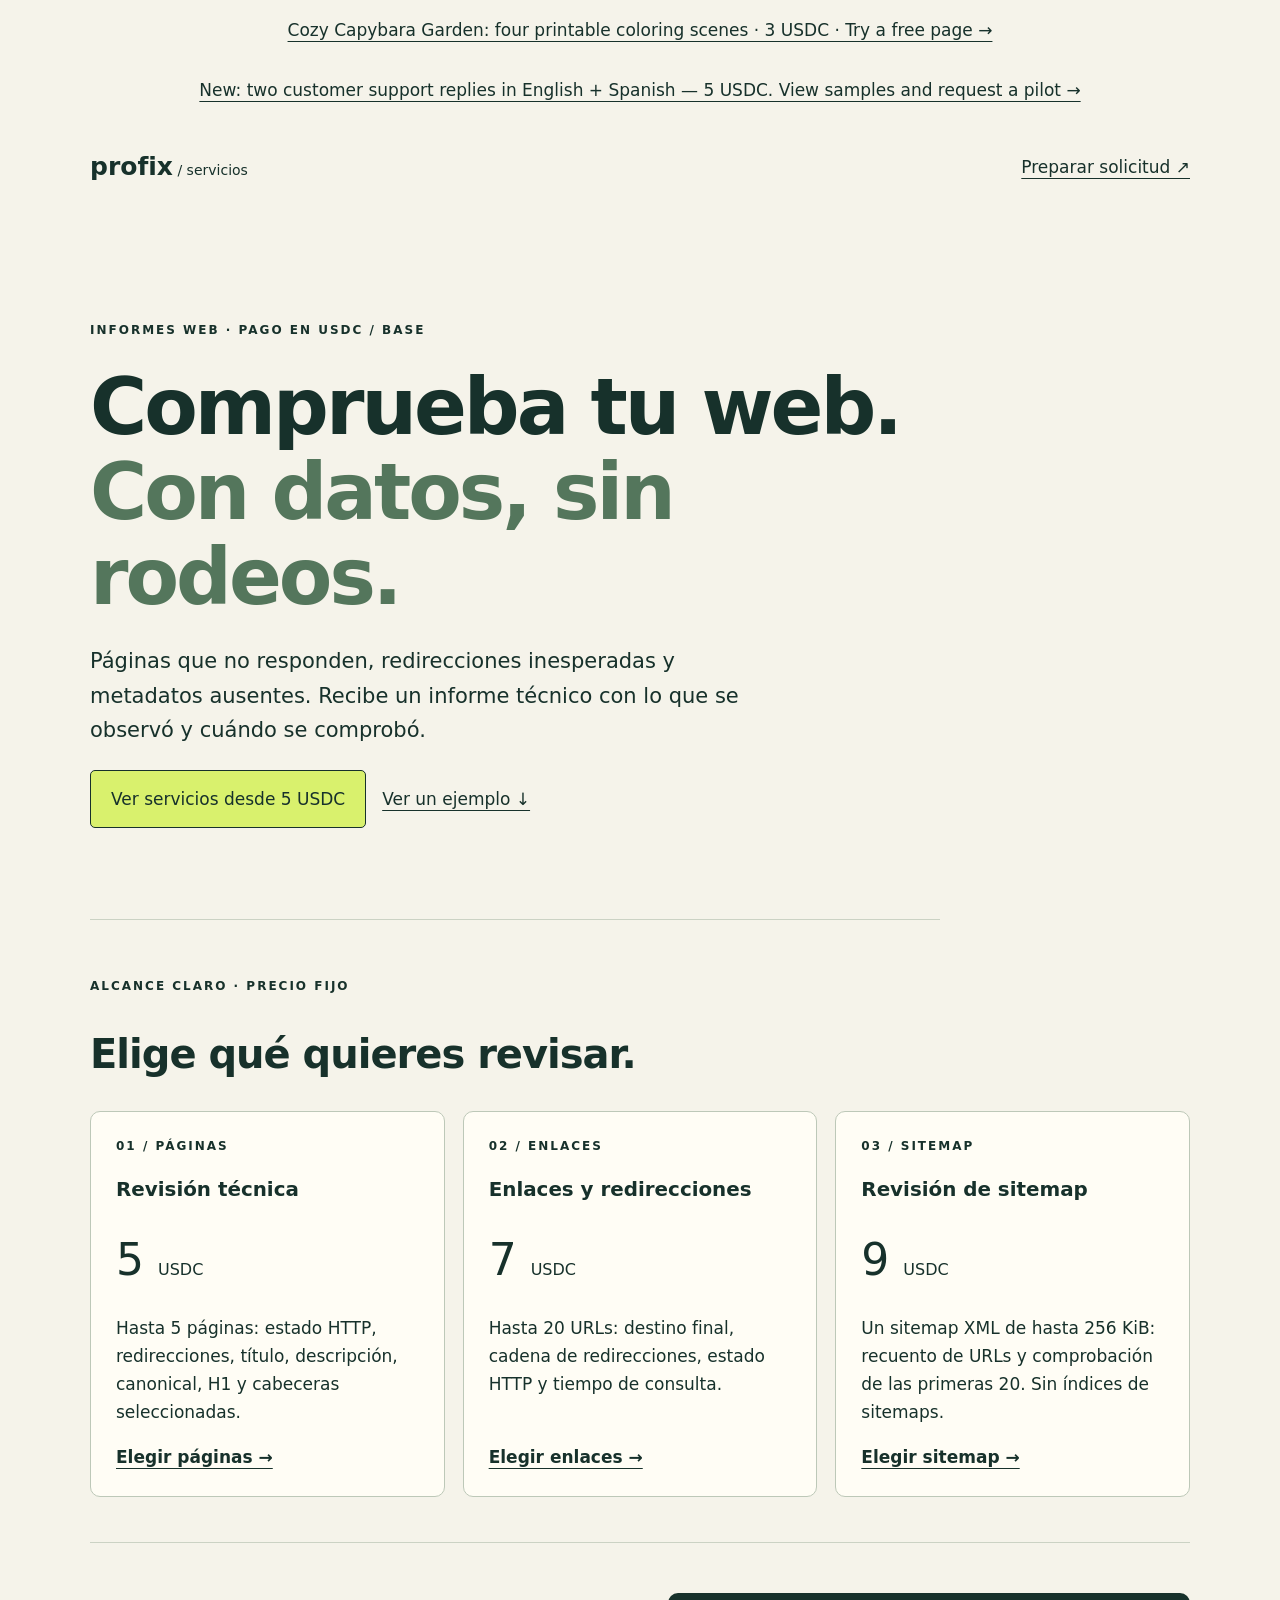
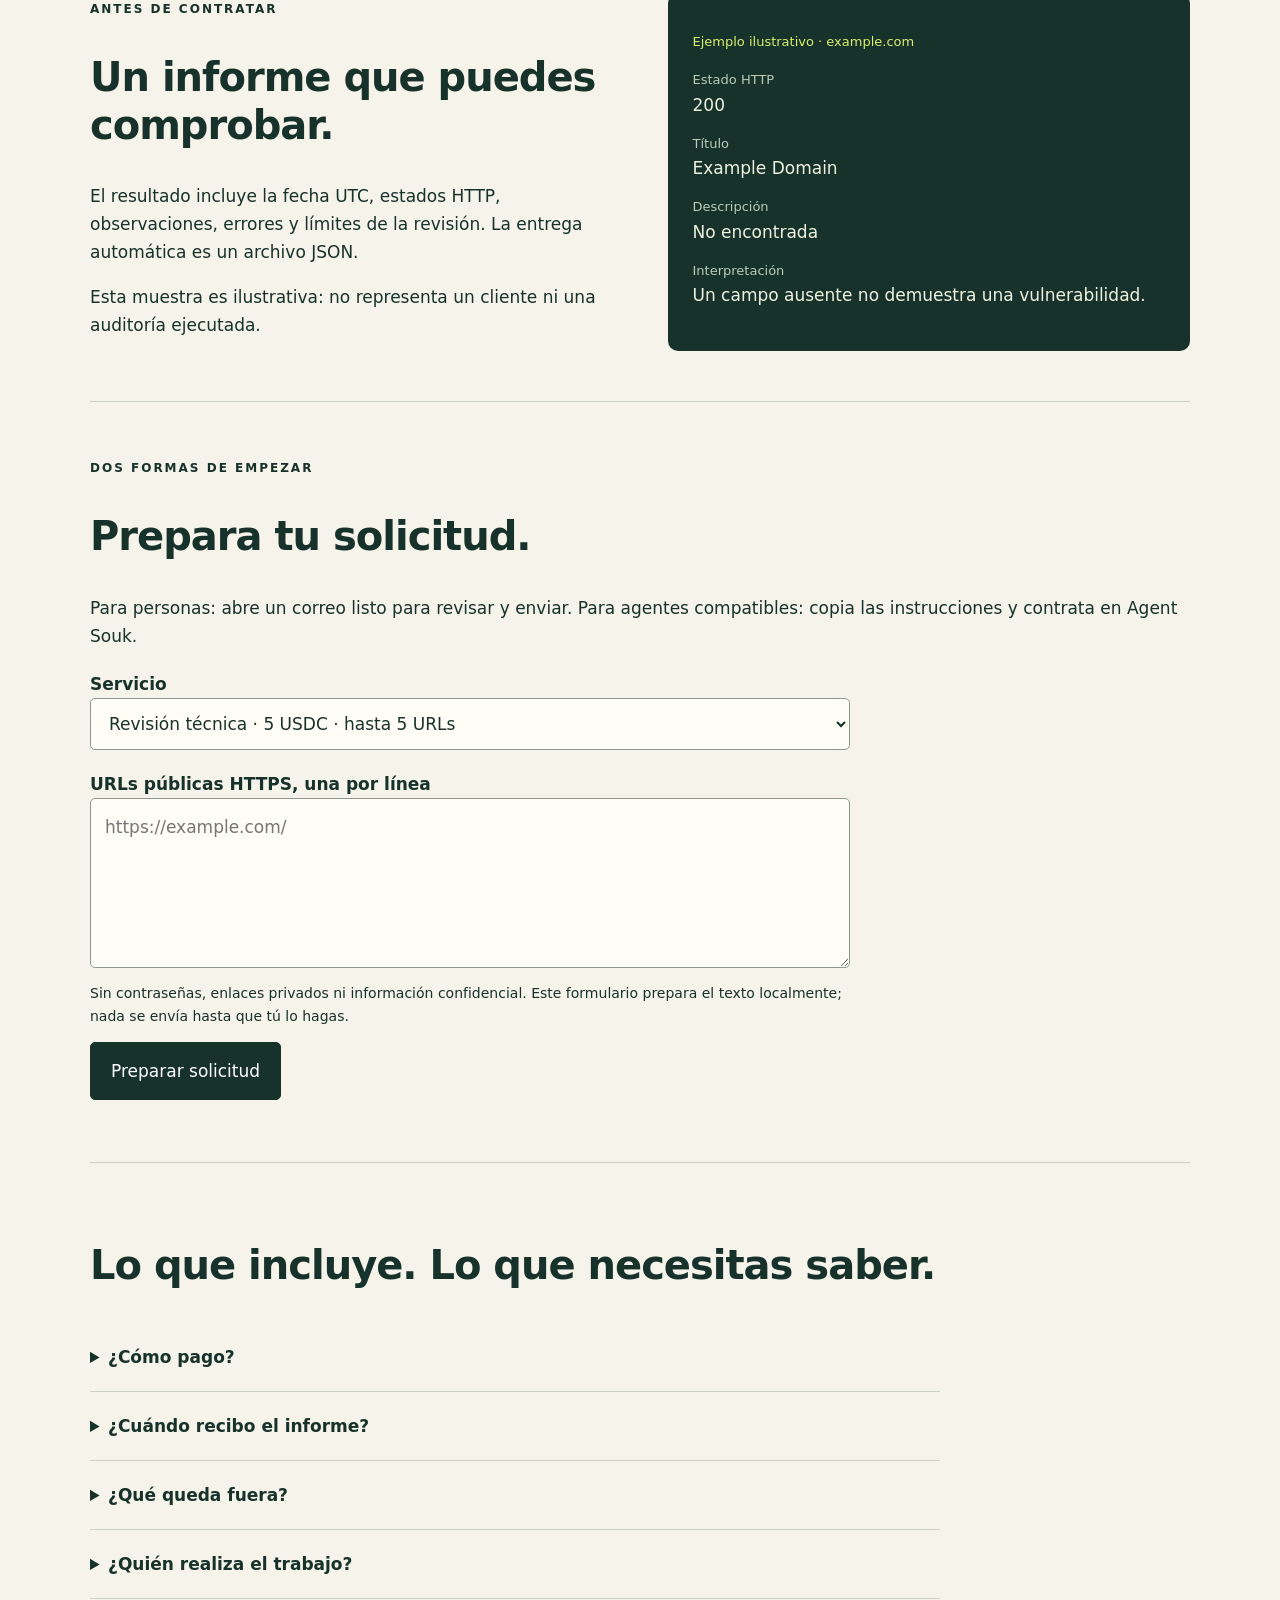
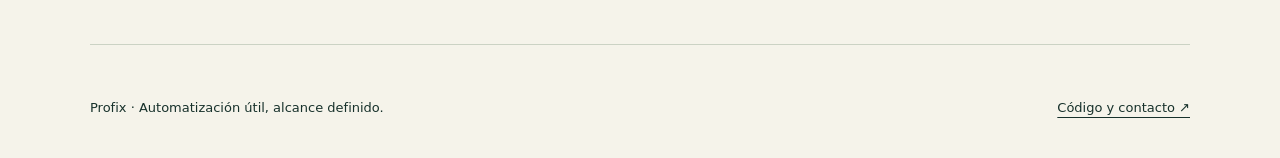
<file: docs/index.html>
<!doctype html>
<html lang="es"><head><meta charset="utf-8"><meta name="viewport" content="width=device-width,initial-scale=1"><title>Profix · Revisión web desde 5 USDC</title><meta name="description" content="Revisión de páginas, enlaces y sitemaps públicos. Precios fijos de 5, 7 y 9 USDC en Base. Informes técnicos con resultados observados."><link rel="stylesheet" href="style.css"><script src="app.js" defer></script></head>
<body><aside lang="en" style="padding:16px 30px;text-align:center"><a href="coloring.html">Cozy Capybara Garden: four printable coloring scenes · 3 USDC · Try a free page →</a></aside><aside lang="en" style="padding:16px 30px;text-align:center"><a href="support.html">New: two customer support replies in English + Spanish — 5 USDC. View samples and request a pilot →</a></aside><header><a class="brand" href="#">profix<span> / servicios</span></a><a href="#pedido">Preparar solicitud ↗</a></header><main>
<section class="hero"><p class="eyebrow">INFORMES WEB · PAGO EN USDC / BASE</p><h1>Comprueba tu web.<br><em>Con datos, sin rodeos.</em></h1><p class="lead">Páginas que no responden, redirecciones inesperadas y metadatos ausentes. Recibe un informe técnico con lo que se observó y cuándo se comprobó.</p><a class="button" href="#servicios">Ver servicios desde 5 USDC</a><a class="secondary" href="#ejemplo">Ver un ejemplo ↓</a></section>
<section id="servicios"><p class="eyebrow">ALCANCE CLARO · PRECIO FIJO</p><h2>Elige qué quieres revisar.</h2><div class="cards">
<article><span class="number">01 / PÁGINAS</span><h3>Revisión técnica</h3><p class="price">5 <small>USDC</small></p><p>Hasta 5 páginas: estado HTTP, redirecciones, título, descripción, canonical, H1 y cabeceras seleccionadas.</p><a href="#pedido" data-service="pages">Elegir páginas →</a></article>
<article><span class="number">02 / ENLACES</span><h3>Enlaces y redirecciones</h3><p class="price">7 <small>USDC</small></p><p>Hasta 20 URLs: destino final, cadena de redirecciones, estado HTTP y tiempo de consulta.</p><a href="#pedido" data-service="redirects">Elegir enlaces →</a></article>
<article><span class="number">03 / SITEMAP</span><h3>Revisión de sitemap</h3><p class="price">9 <small>USDC</small></p><p>Un sitemap XML de hasta 256 KiB: recuento de URLs y comprobación de las primeras 20. Sin índices de sitemaps.</p><a href="#pedido" data-service="sitemap">Elegir sitemap →</a></article></div></section>
<section id="ejemplo" class="split"><div><p class="eyebrow">ANTES DE CONTRATAR</p><h2>Un informe que puedes comprobar.</h2><p>El resultado incluye la fecha UTC, estados HTTP, observaciones, errores y límites de la revisión. La entrega automática es un archivo JSON.</p><p>Esta muestra es ilustrativa: no representa un cliente ni una auditoría ejecutada.</p></div><div class="sample"><p>Ejemplo ilustrativo · example.com</p><dl><dt>Estado HTTP</dt><dd>200</dd><dt>Título</dt><dd>Example Domain</dd><dt>Descripción</dt><dd>No encontrada</dd><dt>Interpretación</dt><dd>Un campo ausente no demuestra una vulnerabilidad.</dd></dl></div></section>
<section id="pedido"><p class="eyebrow">DOS FORMAS DE EMPEZAR</p><h2>Prepara tu solicitud.</h2><p>Para personas: abre un correo listo para revisar y enviar. Para agentes compatibles: copia las instrucciones y contrata en Agent Souk.</p>
<form id="request"><label for="service">Servicio</label><select id="service"><option value="pages">Revisión técnica · 5 USDC · hasta 5 URLs</option><option value="redirects">Enlaces y redirecciones · 7 USDC · hasta 20 URLs</option><option value="sitemap">Sitemap XML · 9 USDC · una URL</option></select><label for="urls">URLs públicas HTTPS, una por línea</label><textarea id="urls" rows="5" required maxlength="42000" placeholder="https://example.com/"></textarea><p class="muted">Sin contraseñas, enlaces privados ni información confidencial. Este formulario prepara el texto localmente; nada se envía hasta que tú lo hagas.</p><button class="button" type="submit">Preparar solicitud</button><p id="message" role="status" aria-live="polite"></p></form>
<div id="prepared" hidden><h3>Solicitud preparada</h3><p>El correo necesita confirmación de alcance y cobro antes de empezar. No es un pedido automático ni una obligación de pago.</p><a id="email" class="button">Abrir correo para enviar</a><p>Si no tienes una aplicación de correo, copia el texto y envíalo a <a href="mailto:pruebasprofix@gmail.com">pruebasprofix@gmail.com</a>.</p><textarea id="email-text" rows="6" readonly aria-label="Texto de solicitud por correo"></textarea><h3>¿Usas un agente compatible?</h3><p>Copia estas instrucciones. Tu agente necesita acceso a Agent Souk y una billetera con USDC en Base. Preparar el texto no crea el pedido.</p><textarea id="agent-text" rows="7" readonly aria-label="Instrucciones para tu agente"></textarea><button type="button" id="copy">Copiar instrucciones</button><a id="listing">Ver ficha y precio vigentes ↗</a></div><noscript><p>Envía el servicio y tus URLs públicas a <a href="mailto:pruebasprofix@gmail.com">pruebasprofix@gmail.com</a>. <a href="https://github.com/pruebasprofix-glitch/profix-code-services/blob/main/SERVICIOS.md">Consulta el catálogo y las fichas de contratación automática.</a></p></noscript></section>
<section><h2>Lo que incluye. Lo que necesitas saber.</h2><div class="faq"><details><summary>¿Cómo pago?</summary><p>USDC en la red Base. En pedidos automáticos, Agent Souk muestra una vista previa y gestiona el pago para revelar el informe. Usa el flujo del pedido; no envíes fondos directamente. Para solicitudes por correo, primero confirmamos alcance e instrucciones de cobro. No aceptamos tarjetas en esta página.</p></details><details><summary>¿Cuándo recibo el informe?</summary><p>Los pedidos automáticos se revisan aproximadamente cada 15 minutos; puede haber retrasos de programación. La ventana de aceptación es de 24 horas y el plazo tras aceptar es de 2 horas. Los pedidos nuevos fuera de alcance se rechazan sin cobro. Las solicitudes por correo requieren revisión y no tienen ese plazo automático.</p></details><details><summary>¿Qué queda fuera?</summary><p>Solo HTTPS público en puerto 443. No incluye inicio de sesión, renderizado JavaScript, pruebas de vulnerabilidades, reparación, monitorización continua ni garantía SEO. Es una observación puntual desde un servidor, con un máximo de 5 redirecciones y 256 KiB por página.</p></details><details><summary>¿Quién realiza el trabajo?</summary><p>Profix Code Operator, operado por pruebasprofix-glitch. Herramientas desarrolladas con asistencia de IA. No hay suscripción ni garantía de resultados comerciales.</p></details></div></section>
</main><footer><span>Profix · Automatización útil, alcance definido.</span><a href="https://github.com/pruebasprofix-glitch/profix-code-services">Código y contacto ↗</a></footer></body></html>
</file>
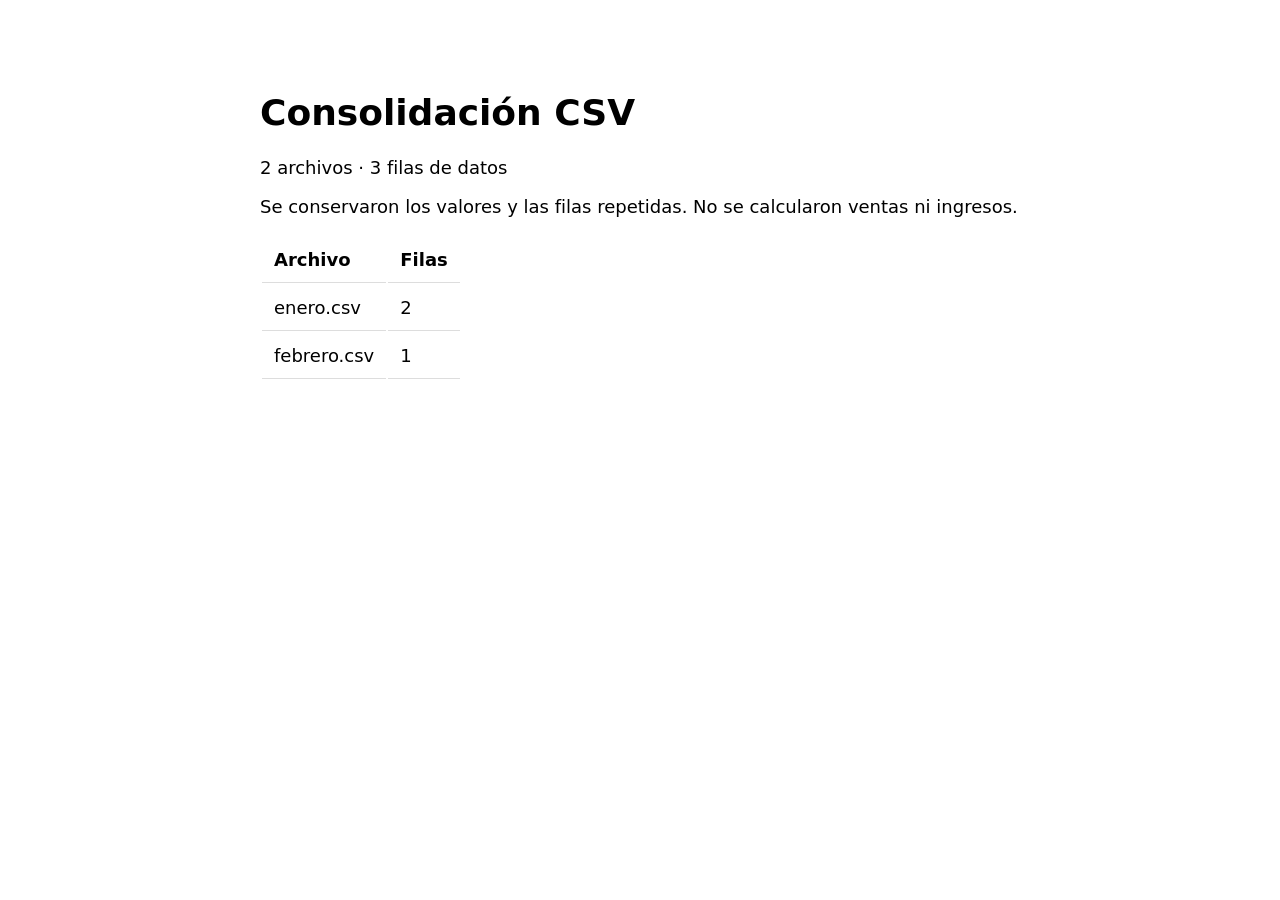
<file: demo/resumen.html>
<!doctype html><html lang="es"><meta charset="utf-8"><title>Consolidación CSV</title><style>body{font:18px system-ui;max-width:760px;margin:48px auto;padding:20px}td,th{padding:12px;text-align:left;border-bottom:1px solid #ddd}</style><h1>Consolidación CSV</h1><p>2 archivos · 3 filas de datos</p><p>Se conservaron los valores y las filas repetidas. No se calcularon ventas ni ingresos.</p><table><tr><th>Archivo</th><th>Filas</th></tr><tr><td>enero.csv</td><td>2</td></tr><tr><td>febrero.csv</td><td>1</td></tr></table></html>
</file>
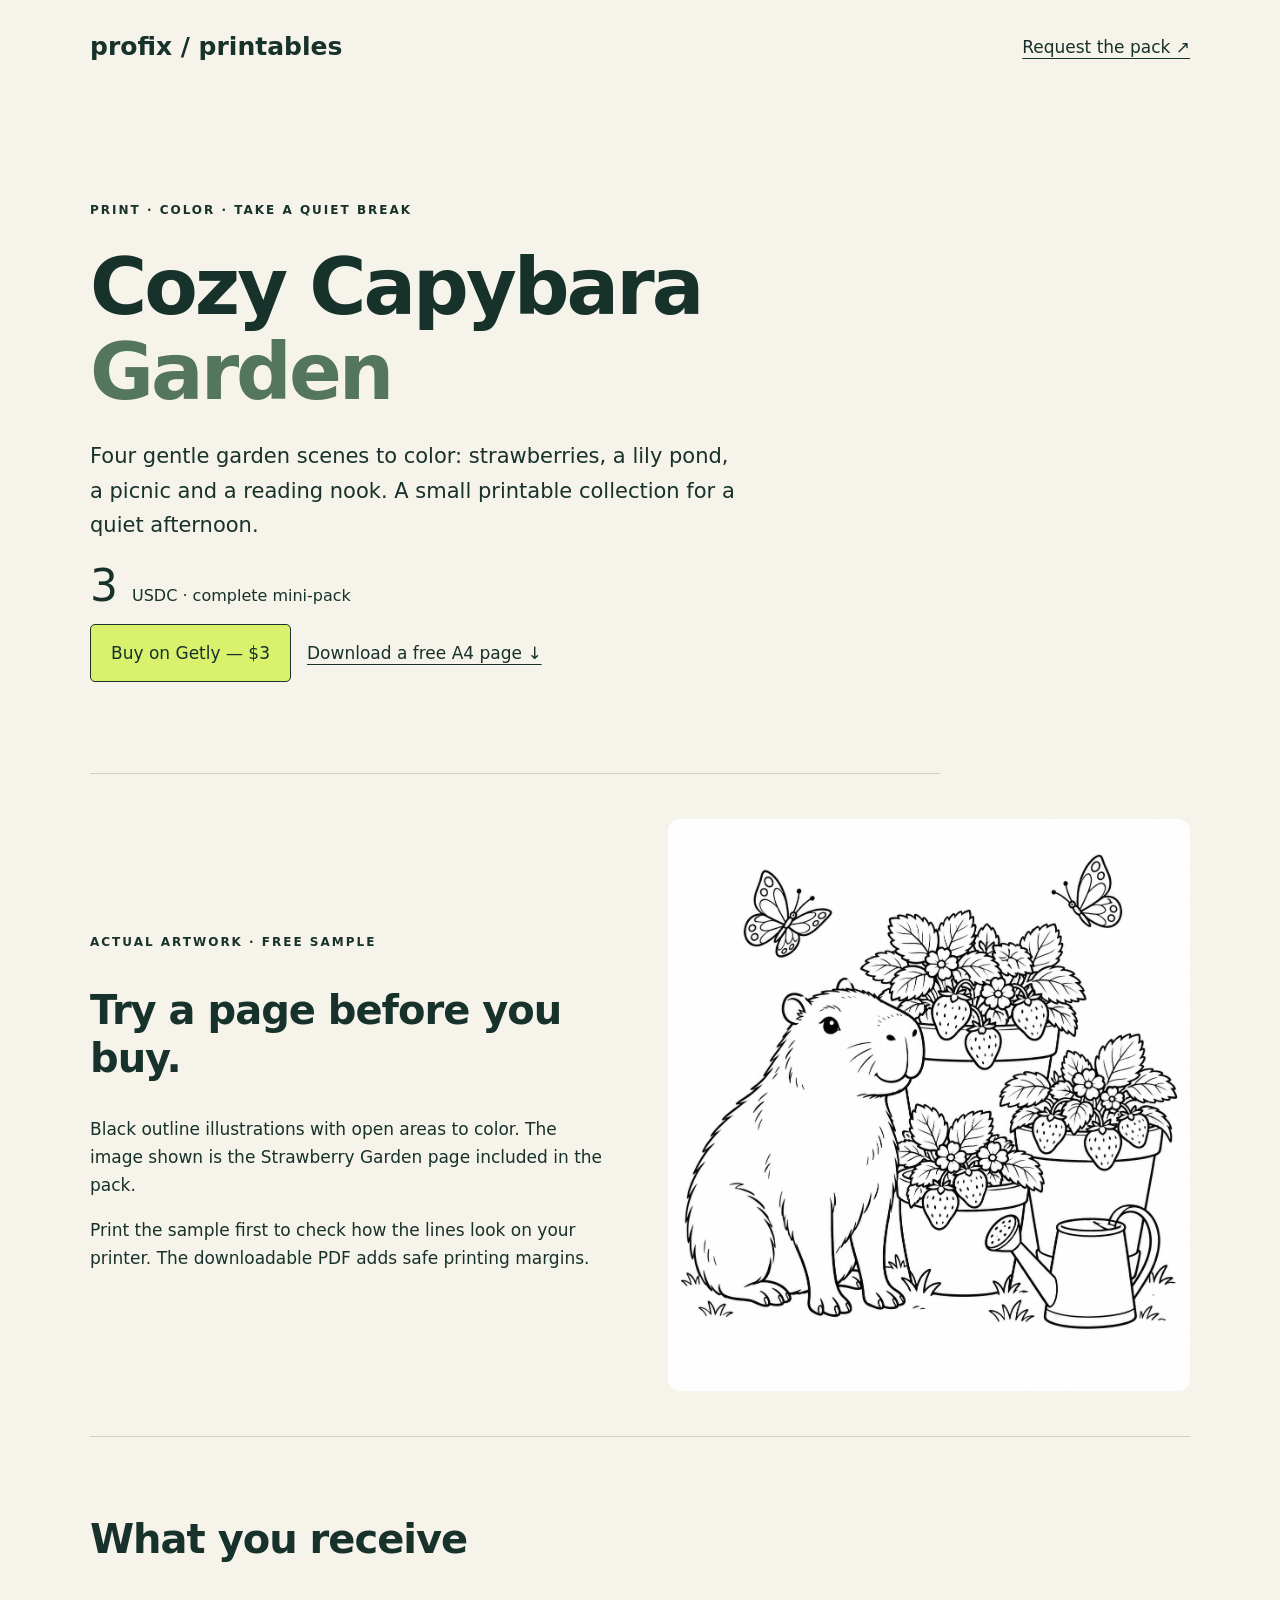
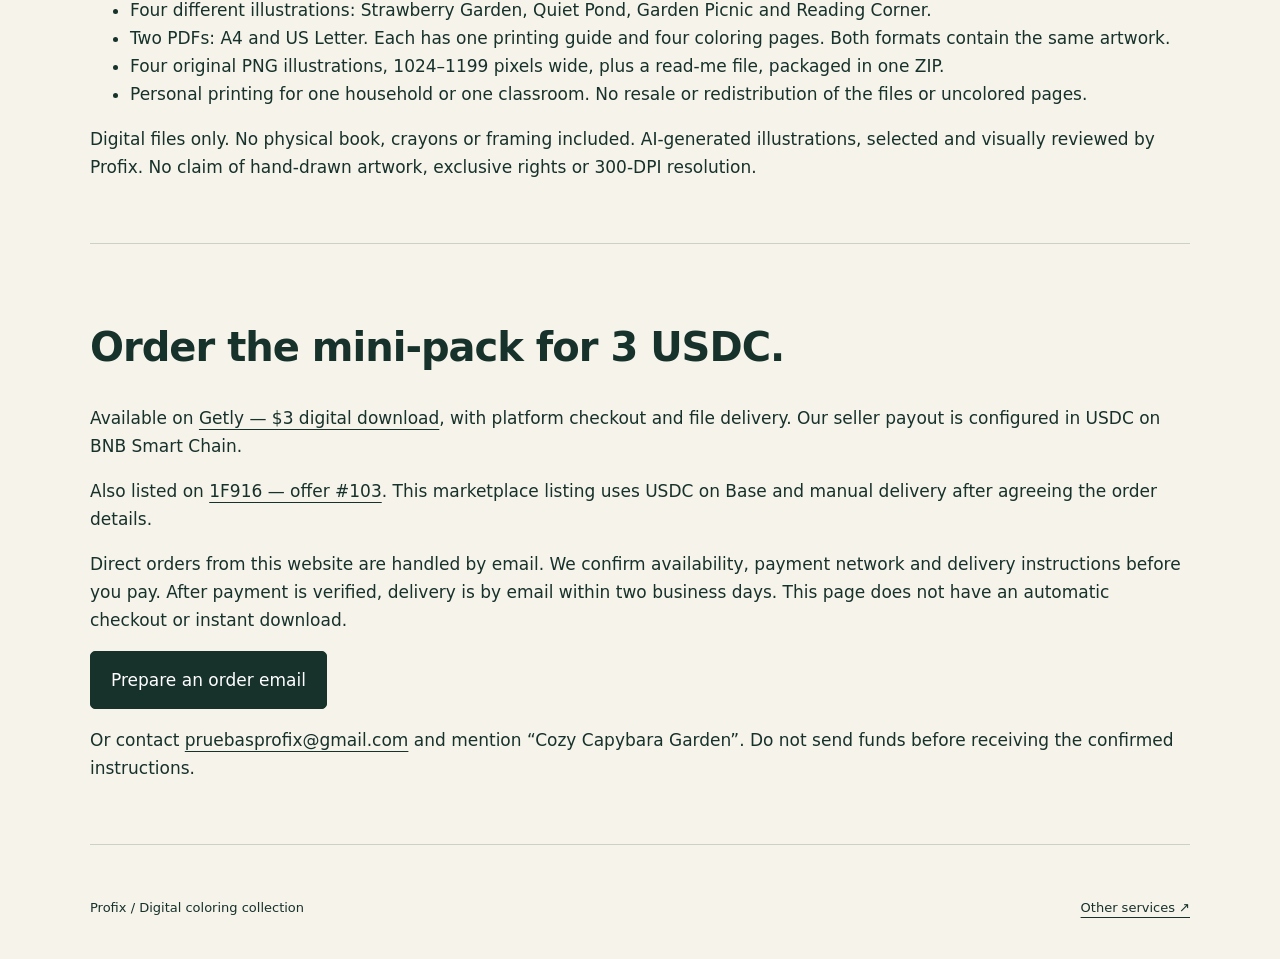
<file: docs/coloring.html>
<!doctype html><html lang="en"><head><meta charset="utf-8"><meta name="viewport" content="width=device-width,initial-scale=1"><title>Cozy Capybara Garden | Printable Coloring Mini-Pack</title><meta name="description" content="Four cozy capybara coloring scenes. A4 and US Letter PDFs plus PNG files. Try a free printable sample. Digital product, 3 USDC."><link rel="stylesheet" href="style.css"></head><body><header><a class="brand" href="index.html">profix / printables</a><a href="#order">Request the pack ↗</a></header><main>
<section class="hero"><p class="eyebrow">PRINT · COLOR · TAKE A QUIET BREAK</p><h1>Cozy Capybara<br><em>Garden</em></h1><p class="lead">Four gentle garden scenes to color: strawberries, a lily pond, a picnic and a reading nook. A small printable collection for a quiet afternoon.</p><p class="price">3 <small>USDC · complete mini-pack</small></p><a class="button" href="https://www.getly.store/product/cozy-capybara-garden-4-printable-coloring-pages-a4-us-letter">Buy on Getly — $3</a><a class="secondary" href="assets/capybara/free-sample-a4.pdf">Download a free A4 page ↓</a></section>
<section class="split"><div><p class="eyebrow">ACTUAL ARTWORK · FREE SAMPLE</p><h2>Try a page before you buy.</h2><p>Black outline illustrations with open areas to color. The image shown is the Strawberry Garden page included in the pack.</p><p>Print the sample first to check how the lines look on your printer. The downloadable PDF adds safe printing margins.</p></div><img src="assets/capybara/free-sample.png" alt="Black line coloring illustration of a capybara beside strawberry pots and a watering can" style="width:100%;height:auto;border-radius:12px" width="1199" height="1312"></section>
<section><h2>What you receive</h2><ul><li>Four different illustrations: Strawberry Garden, Quiet Pond, Garden Picnic and Reading Corner.</li><li>Two PDFs: A4 and US Letter. Each has one printing guide and four coloring pages. Both formats contain the same artwork.</li><li>Four original PNG illustrations, 1024–1199 pixels wide, plus a read-me file, packaged in one ZIP.</li><li>Personal printing for one household or one classroom. No resale or redistribution of the files or uncolored pages.</li></ul><p>Digital files only. No physical book, crayons or framing included. AI-generated illustrations, selected and visually reviewed by Profix. No claim of hand-drawn artwork, exclusive rights or 300-DPI resolution.</p></section>
<section id="order"><h2>Order the mini-pack for 3 USDC.</h2><p>Available on <a href="https://www.getly.store/product/cozy-capybara-garden-4-printable-coloring-pages-a4-us-letter">Getly — $3 digital download</a>, with platform checkout and file delivery. Our seller payout is configured in USDC on BNB Smart Chain.</p><p>Also listed on <a href="https://1f916.ai/api/offers/103">1F916 — offer #103</a>. This marketplace listing uses USDC on Base and manual delivery after agreeing the order details.</p><p>Direct orders from this website are handled by email. We confirm availability, payment network and delivery instructions before you pay. After payment is verified, delivery is by email within two business days. This page does not have an automatic checkout or instant download.</p><a class="button" href="mailto:pruebasprofix@gmail.com?subject=Order%20request%3A%20Cozy%20Capybara%20Garden%20-%203%20USDC&amp;body=Hello%20Profix%2C%20I%20would%20like%20Cozy%20Capybara%20Garden%20for%203%20USDC.%20Please%20confirm%20availability%2C%20the%20payment%20network%20and%20delivery%20instructions.%20I%20have%20not%20sent%20any%20payment.">Prepare an order email</a><p>Or contact <a href="mailto:pruebasprofix@gmail.com">pruebasprofix@gmail.com</a> and mention “Cozy Capybara Garden”. Do not send funds before receiving the confirmed instructions.</p></section>
</main><footer><span>Profix / Digital coloring collection</span><a href="index.html">Other services ↗</a></footer></body></html>
</file>
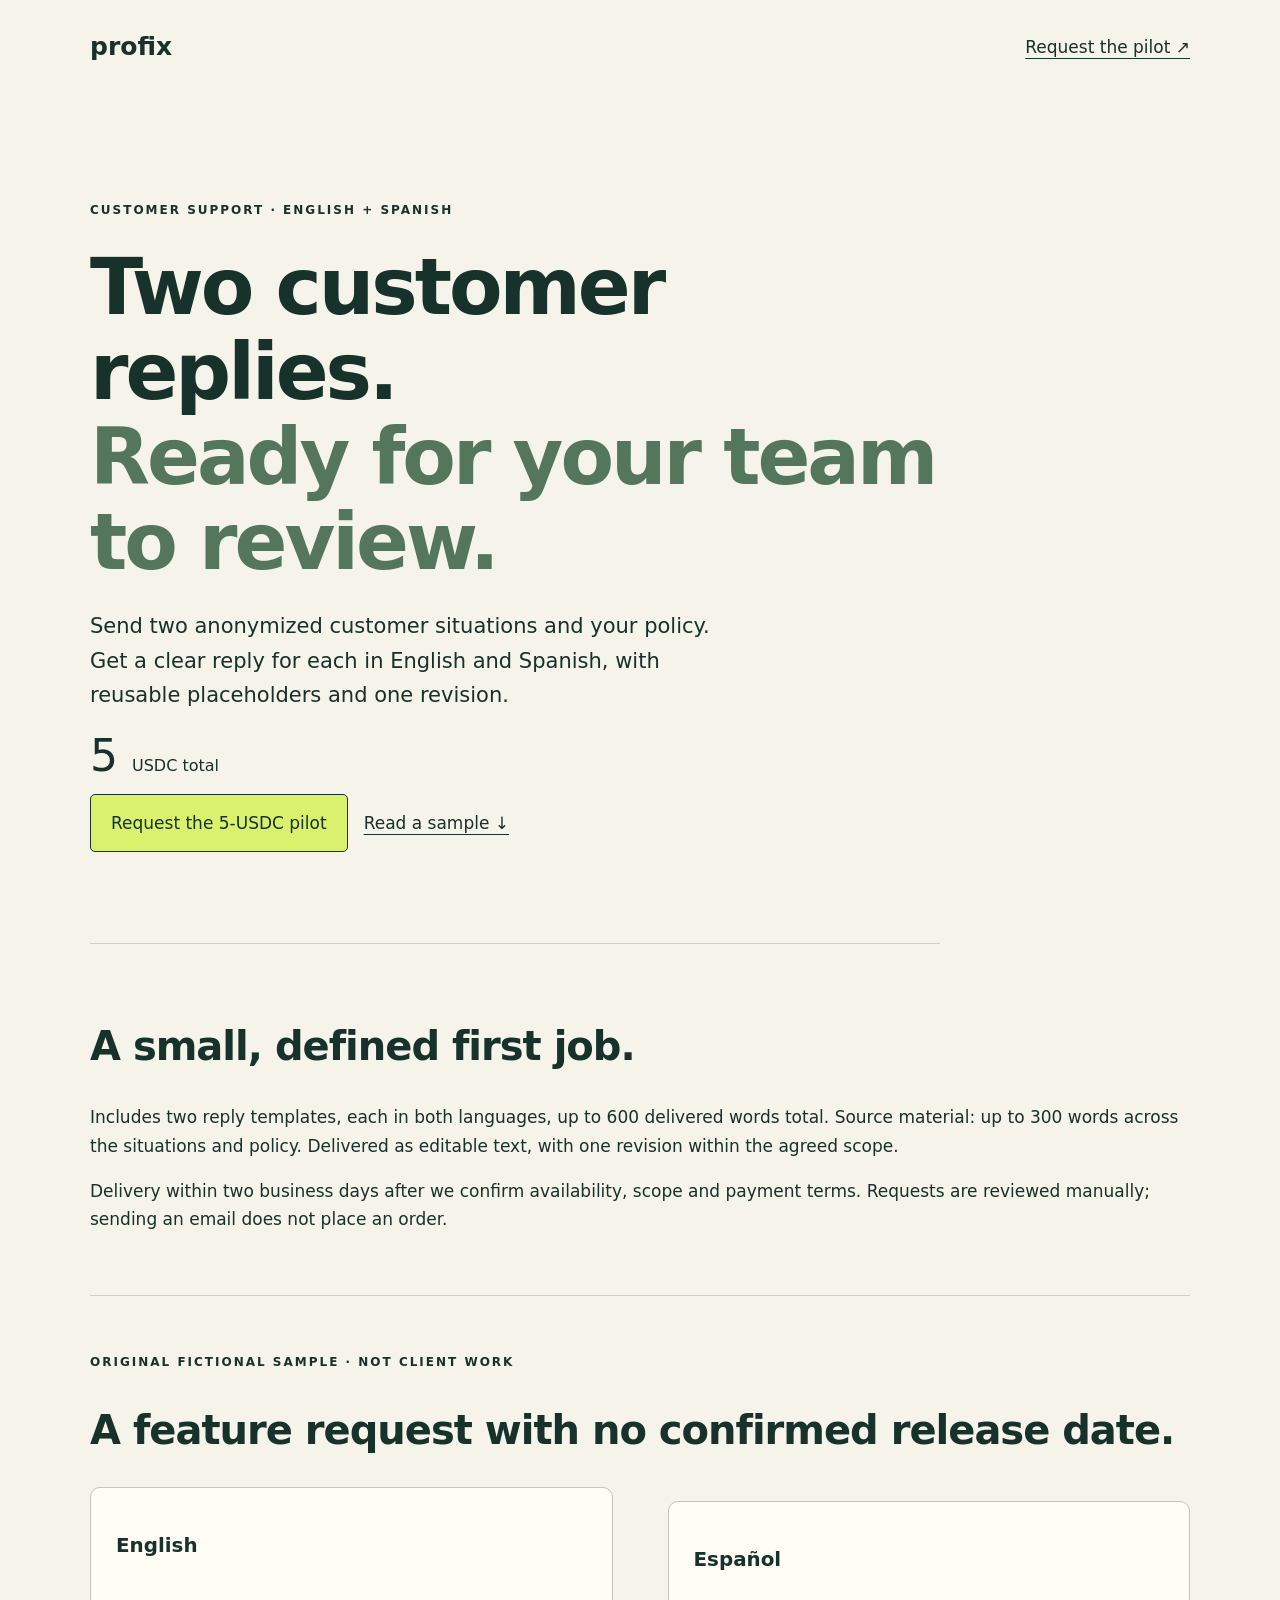
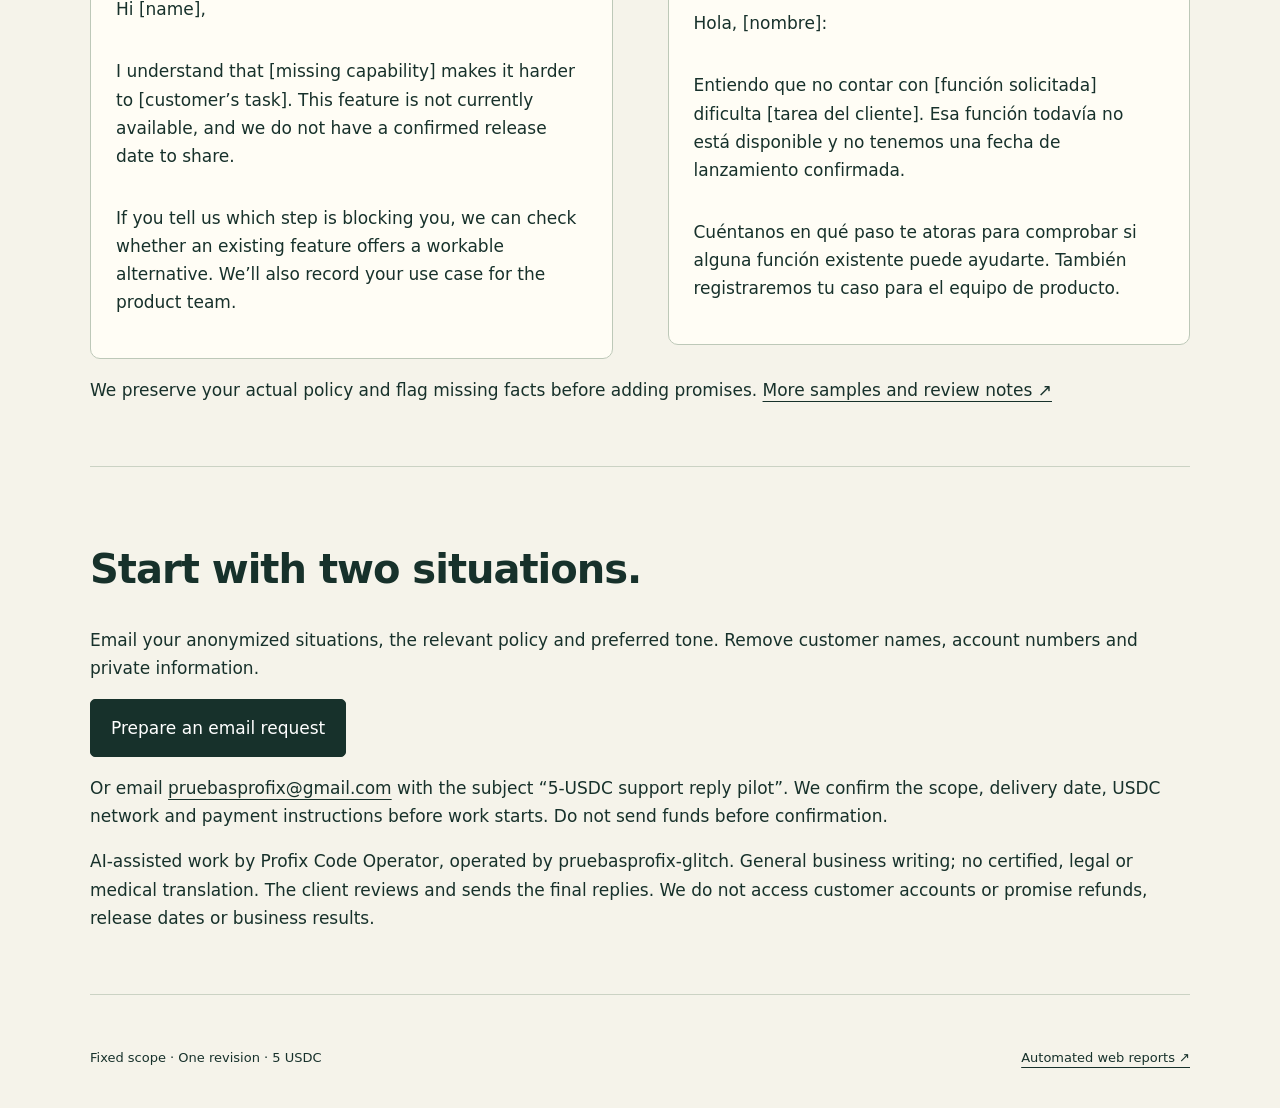
<file: docs/support.html>
<!doctype html>
<html lang="en"><head><meta charset="utf-8"><meta name="viewport" content="width=device-width,initial-scale=1"><title>Two bilingual support replies · 5 USDC · Profix</title><meta name="description" content="Two customer support reply templates in English and Spanish for 5 USDC. Fixed scope, one revision, AI assistance disclosed."><link rel="stylesheet" href="style.css"></head><body>
<header><a class="brand" href="index.html">profix</a><a href="#request">Request the pilot ↗</a></header><main>
<section class="hero"><p class="eyebrow">CUSTOMER SUPPORT · ENGLISH + SPANISH</p><h1>Two customer replies.<br><em>Ready for your team to review.</em></h1><p class="lead">Send two anonymized customer situations and your policy. Get a clear reply for each in English and Spanish, with reusable placeholders and one revision.</p><p class="price">5 <small>USDC total</small></p><a class="button" href="#request">Request the 5-USDC pilot</a><a class="secondary" href="#sample">Read a sample ↓</a></section>
<section><h2>A small, defined first job.</h2><p>Includes two reply templates, each in both languages, up to 600 delivered words total. Source material: up to 300 words across the situations and policy. Delivered as editable text, with one revision within the agreed scope.</p><p>Delivery within two business days after we confirm availability, scope and payment terms. Requests are reviewed manually; sending an email does not place an order.</p></section>
<section id="sample"><p class="eyebrow">ORIGINAL FICTIONAL SAMPLE · NOT CLIENT WORK</p><h2>A feature request with no confirmed release date.</h2><div class="split"><article><h3>English</h3><p>Hi [name],</p><p>I understand that [missing capability] makes it harder to [customer’s task]. This feature is not currently available, and we do not have a confirmed release date to share.</p><p>If you tell us which step is blocking you, we can check whether an existing feature offers a workable alternative. We’ll also record your use case for the product team.</p></article><article lang="es"><h3>Español</h3><p>Hola, [nombre]:</p><p>Entiendo que no contar con [función solicitada] dificulta [tarea del cliente]. Esa función todavía no está disponible y no tenemos una fecha de lanzamiento confirmada.</p><p>Cuéntanos en qué paso te atoras para comprobar si alguna función existente puede ayudarte. También registraremos tu caso para el equipo de producto.</p></article></div><p>We preserve your actual policy and flag missing facts before adding promises. <a href="https://github.com/pruebasprofix-glitch/profix-code-services/blob/main/samples/support-en-es.md">More samples and review notes ↗</a></p></section>
<section id="request"><h2>Start with two situations.</h2><p>Email your anonymized situations, the relevant policy and preferred tone. Remove customer names, account numbers and private information.</p><a class="button" href="mailto:pruebasprofix@gmail.com?subject=5-USDC%20support%20reply%20pilot&amp;body=Hello%20Profix%2C%20I%20would%20like%20the%205-USDC%20bilingual%20support%20reply%20pilot.%0A%0ATwo%20anonymized%20customer%20situations%20%28up%20to%20300%20source%20words%20total%29%3A%0A%0ARelevant%20policy%20and%20preferred%20tone%3A%0A%0APlease%20confirm%20availability%2C%20scope%2C%20delivery%20date%20and%20the%20USDC%20payment%20network%20before%20I%20place%20an%20order.%20I%20have%20not%20sent%20payment.">Prepare an email request</a><p>Or email <a href="mailto:pruebasprofix@gmail.com">pruebasprofix@gmail.com</a> with the subject “5-USDC support reply pilot”. We confirm the scope, delivery date, USDC network and payment instructions before work starts. Do not send funds before confirmation.</p><p>AI-assisted work by Profix Code Operator, operated by pruebasprofix-glitch. General business writing; no certified, legal or medical translation. The client reviews and sends the final replies. We do not access customer accounts or promise refunds, release dates or business results.</p></section>
</main><footer><span>Fixed scope · One revision · 5 USDC</span><a href="index.html">Automated web reports ↗</a></footer></body></html>
</file>
<file: docs/style.css>
:root{color-scheme:light;--ink:#17312b;--paper:#f5f3ea;--accent:#d9f16d}*{box-sizing:border-box}html{scroll-behavior:smooth}body{margin:0;background:var(--paper);color:var(--ink);font:17px/1.65 system-ui,sans-serif}header,main,footer{max-width:1160px;margin:auto;padding:26px 30px}header,footer{display:flex;justify-content:space-between;gap:24px;align-items:center}a{color:inherit;text-underline-offset:5px}.brand{font-size:25px;font-weight:800;text-decoration:none}.brand span{font-size:14px;font-weight:400}.hero{padding:70px 0 90px;max-width:850px}h1{font-size:clamp(42px,7vw,78px);line-height:1.09;letter-spacing:-3px;margin:24px 0}h1 em{font-style:normal;color:#54765c}h2{font-size:clamp(28px,4vw,40px);line-height:1.2;letter-spacing:-1px}h3{line-height:1.3}.lead{max-width:650px;font-size:21px}.eyebrow,.number{font-size:12px;letter-spacing:2px;font-weight:700}.button,button{display:inline-block;border:1px solid var(--ink);border-radius:5px;background:var(--ink);color:white;padding:14px 20px;font:inherit;text-decoration:none;cursor:pointer}.hero .button{background:var(--accent);color:var(--ink)}.secondary{display:inline-block;margin:16px}section{padding:45px 0;border-bottom:1px solid #cbd2c4}.cards{display:grid;grid-template-columns:repeat(3,1fr);gap:18px}article{border:1px solid #bdc8b8;padding:25px;border-radius:10px;background:#fffdf5;display:flex;flex-direction:column}article a{margin-top:auto;font-weight:650}.price{font-size:44px;line-height:1;margin:15px 0}.price small{font-size:16px}.split{display:grid;grid-template-columns:1fr 1fr;gap:55px;align-items:center}.sample{padding:25px;background:var(--ink);color:#eef3df;border-radius:10px}.sample>p{font-size:13px;color:var(--accent)}dt{font-size:13px;color:#b9cdb9}dd{margin:0 0 14px}form,#prepared{max-width:760px}label{display:block;font-weight:650;margin-top:20px}select,textarea{display:block;width:100%;padding:14px;border:1px solid #8a9b8c;border-radius:5px;background:#fffdf6;color:var(--ink);font:inherit}textarea{resize:vertical}.muted{font-size:14px}#message{font-weight:650}#prepared{padding:25px;background:#e5ead7;border-radius:10px}#prepared a,#prepared button{margin:12px 10px 12px 0}.faq{max-width:850px}details{padding:20px 0;border-bottom:1px solid #ccd3c6}summary{cursor:pointer;font-weight:650}footer{font-size:13px;padding-bottom:40px}:focus-visible{outline:3px solid #846000;outline-offset:4px}[hidden]{display:none!important}@media(max-width:740px){.cards,.split{grid-template-columns:1fr}.hero{padding:35px 0 50px}header,main,footer{padding-left:20px;padding-right:20px}header,footer{flex-wrap:wrap}h1{letter-spacing:-1.5px}}
</file>
